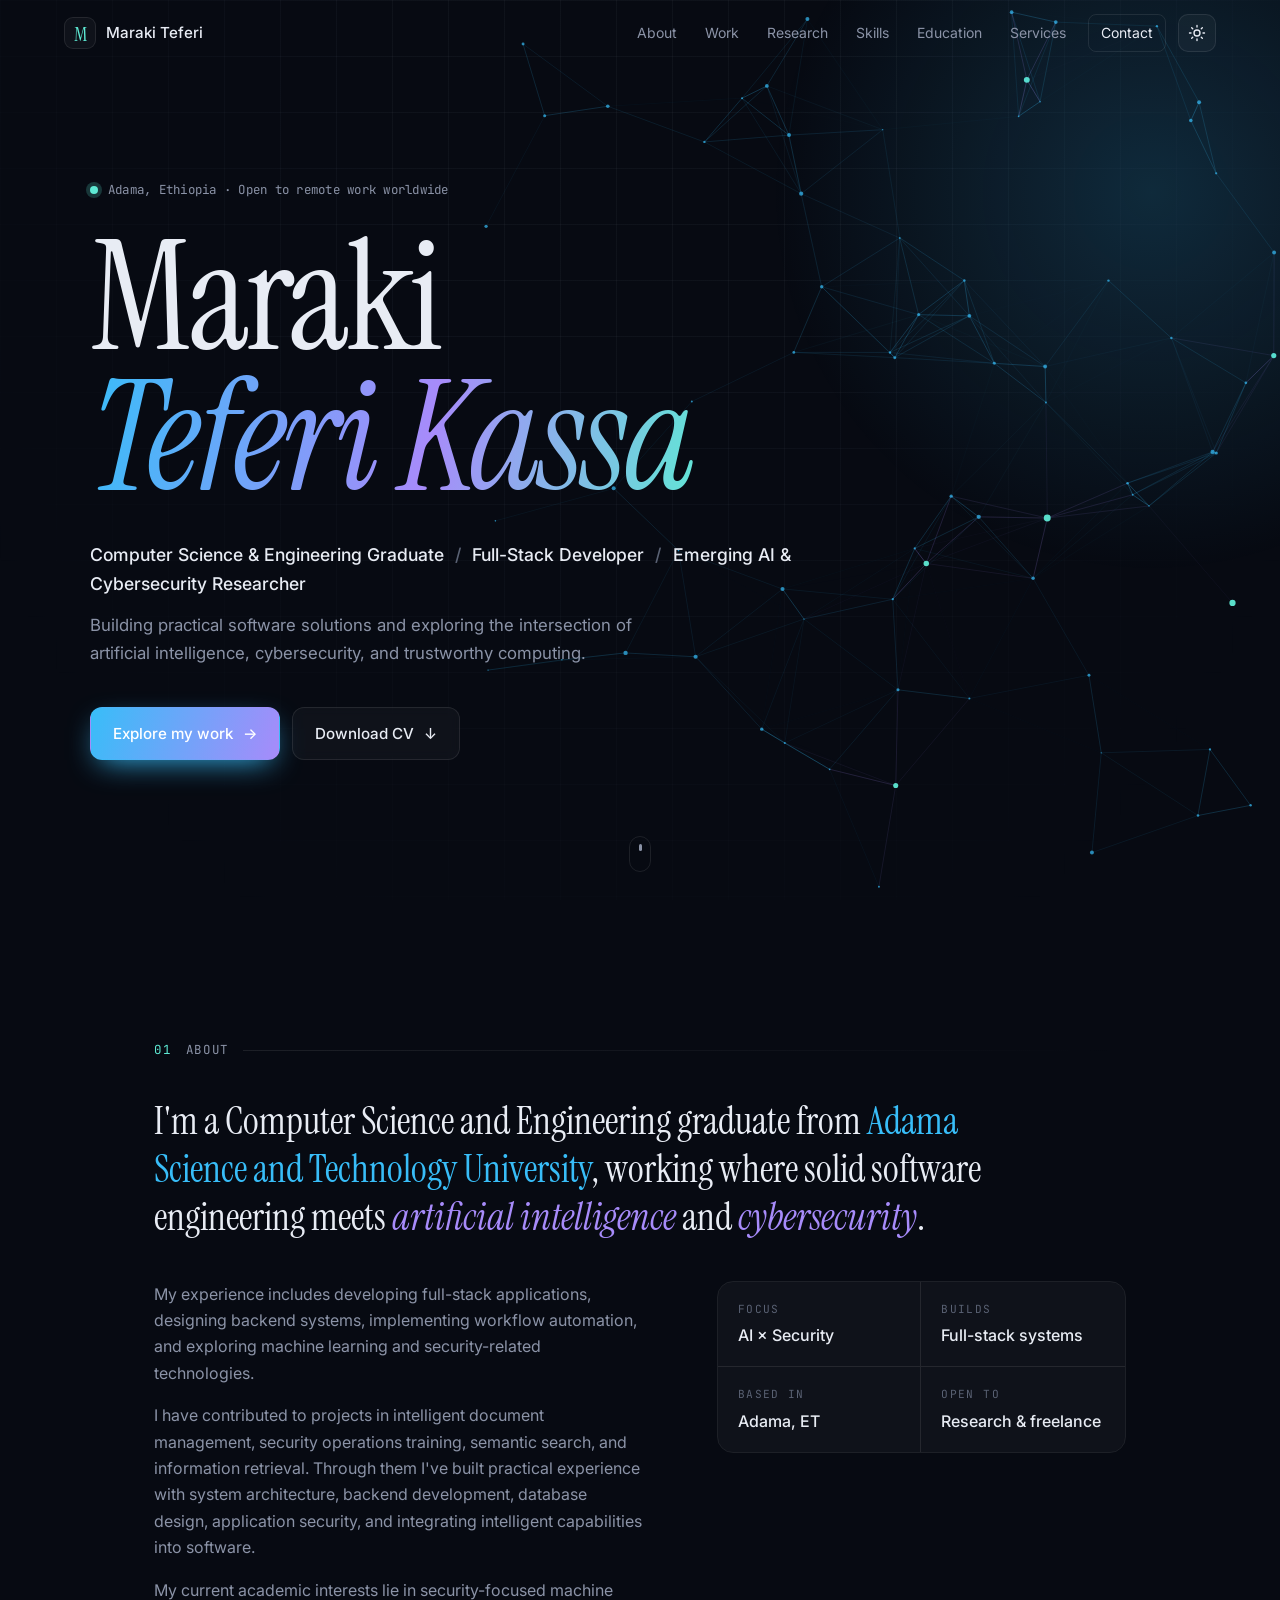
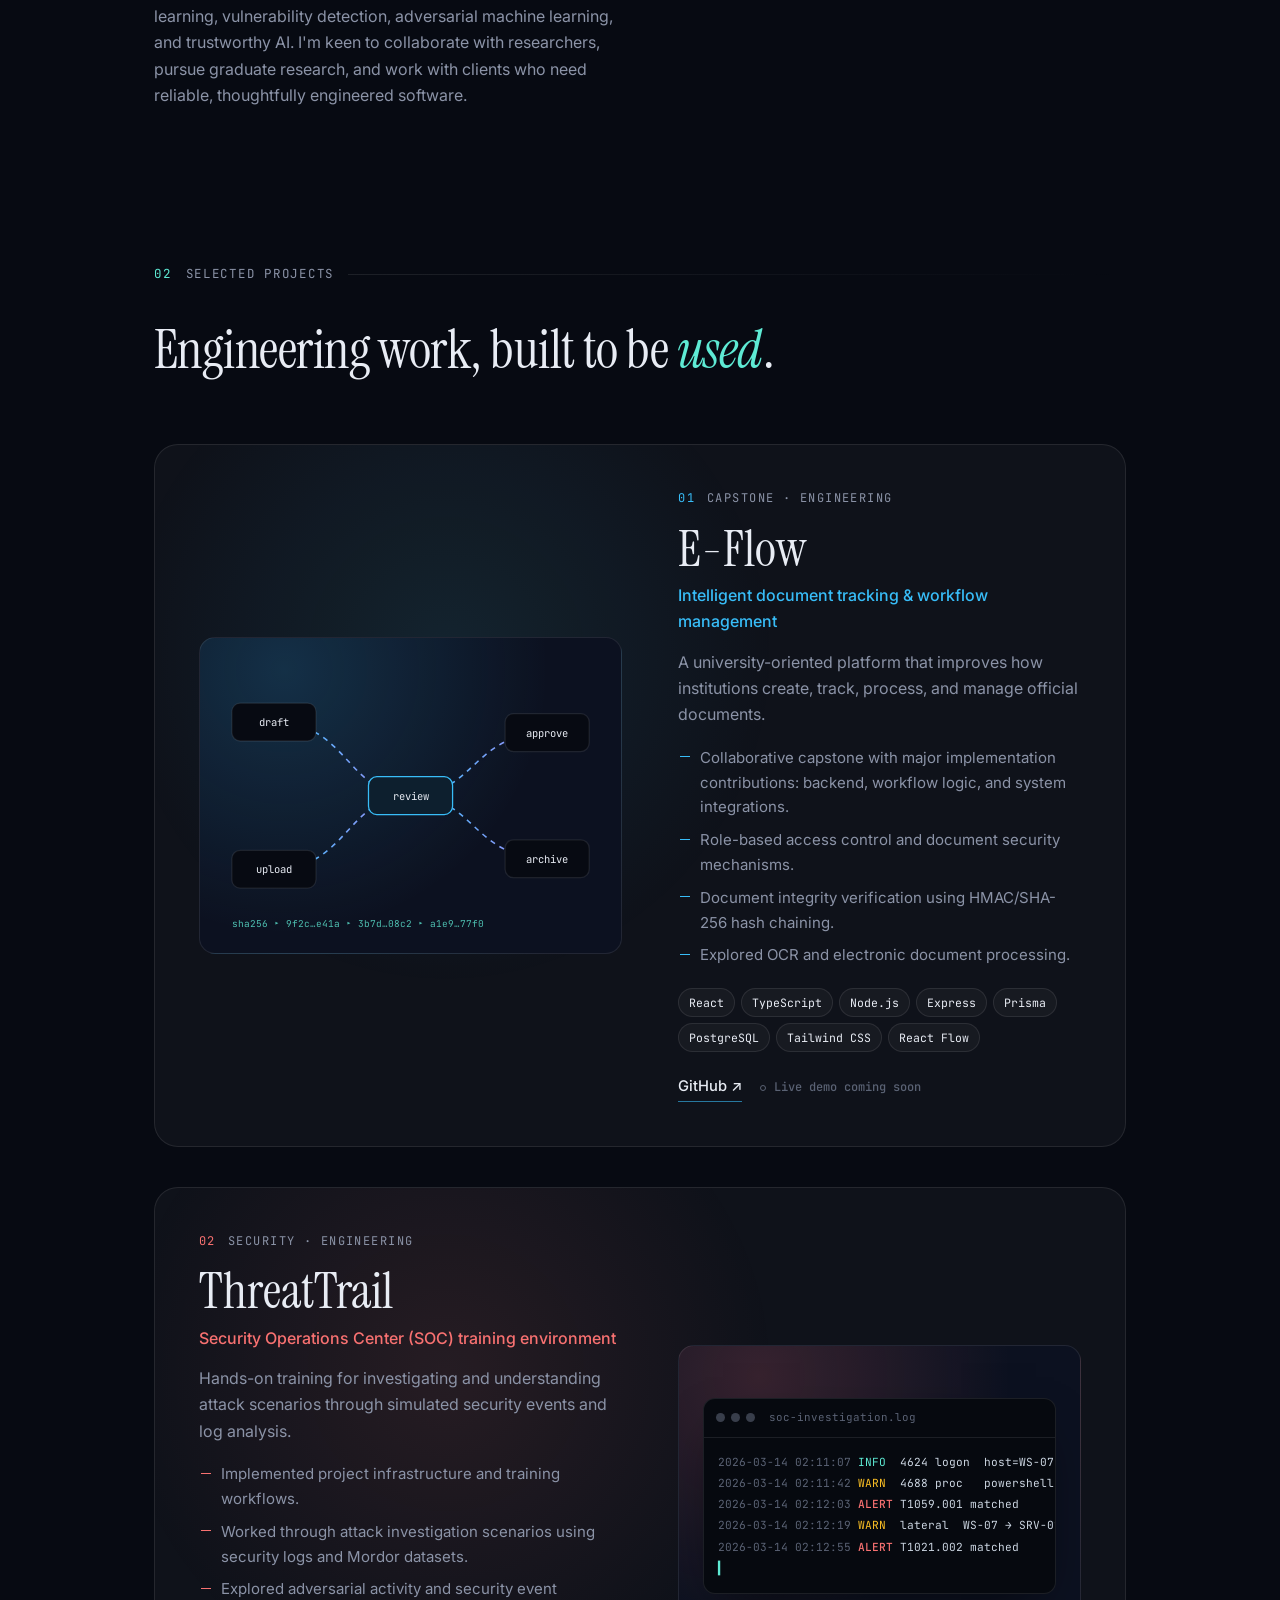
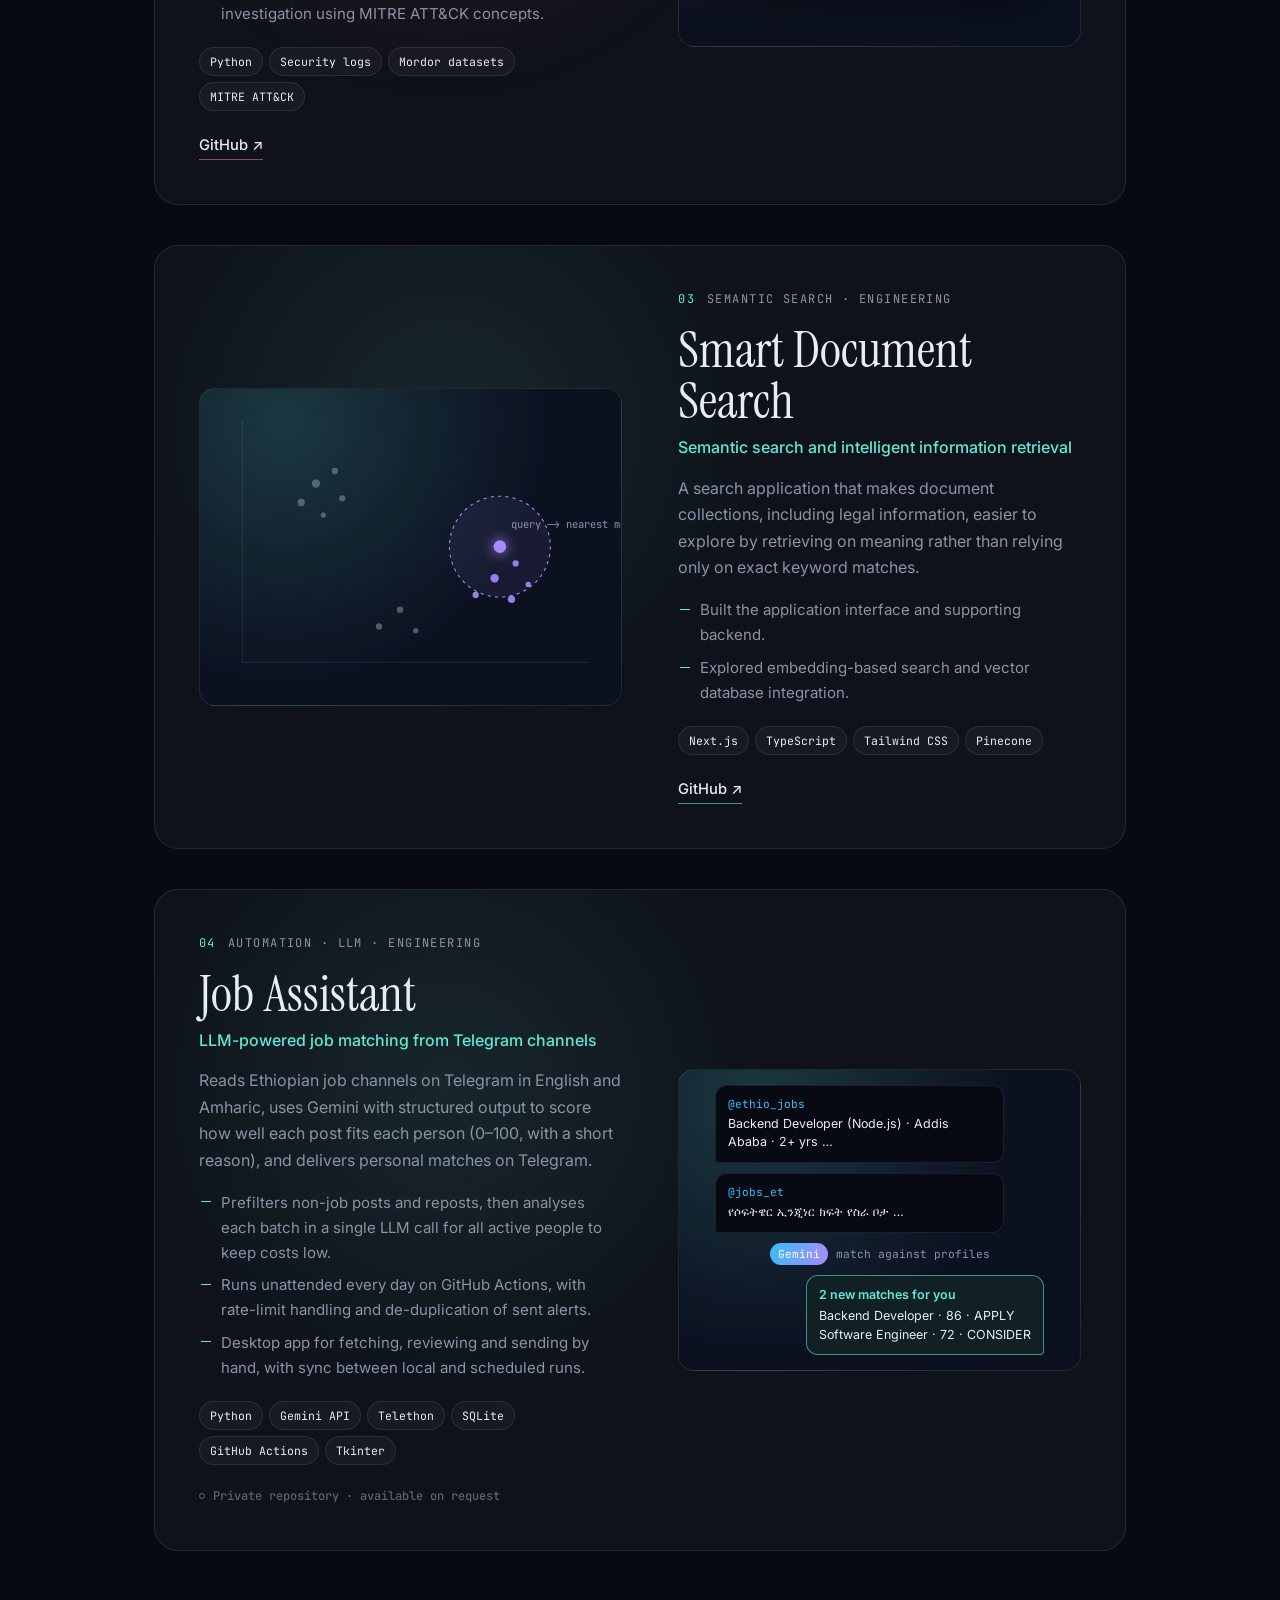
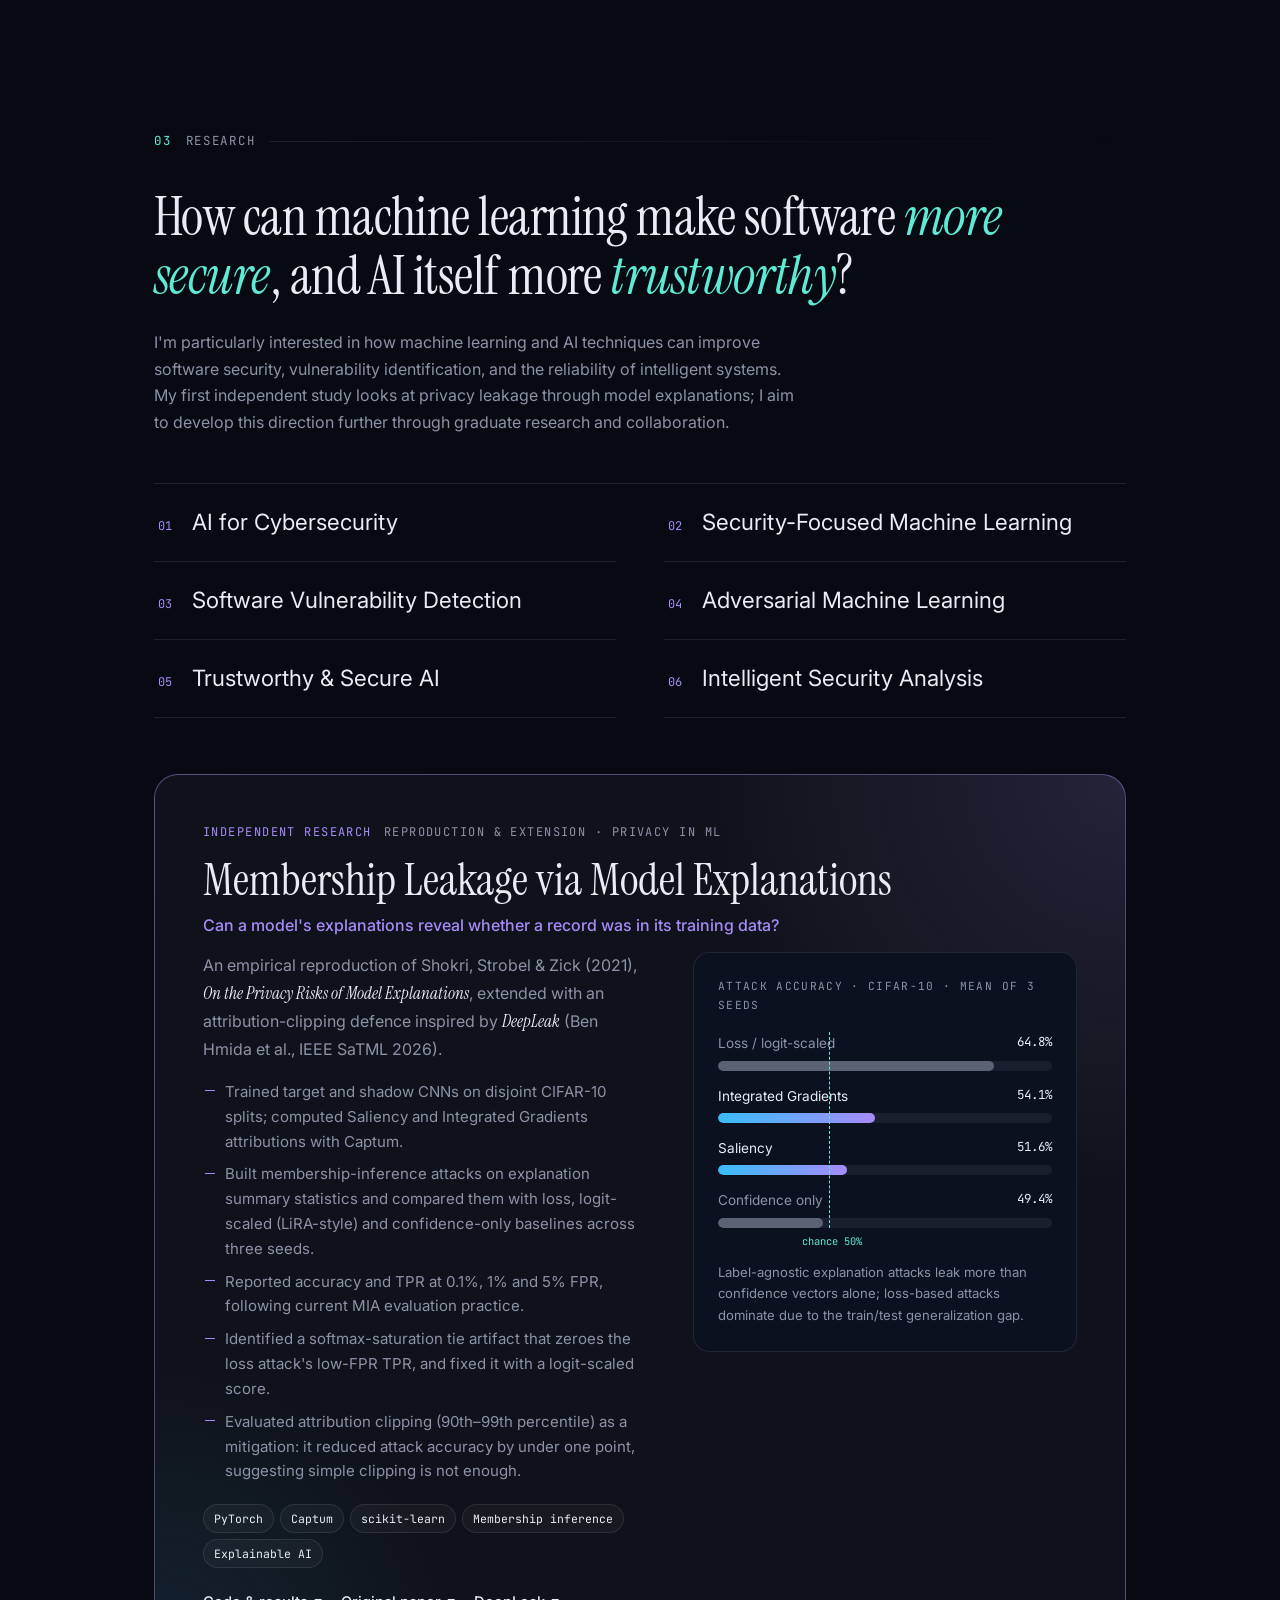
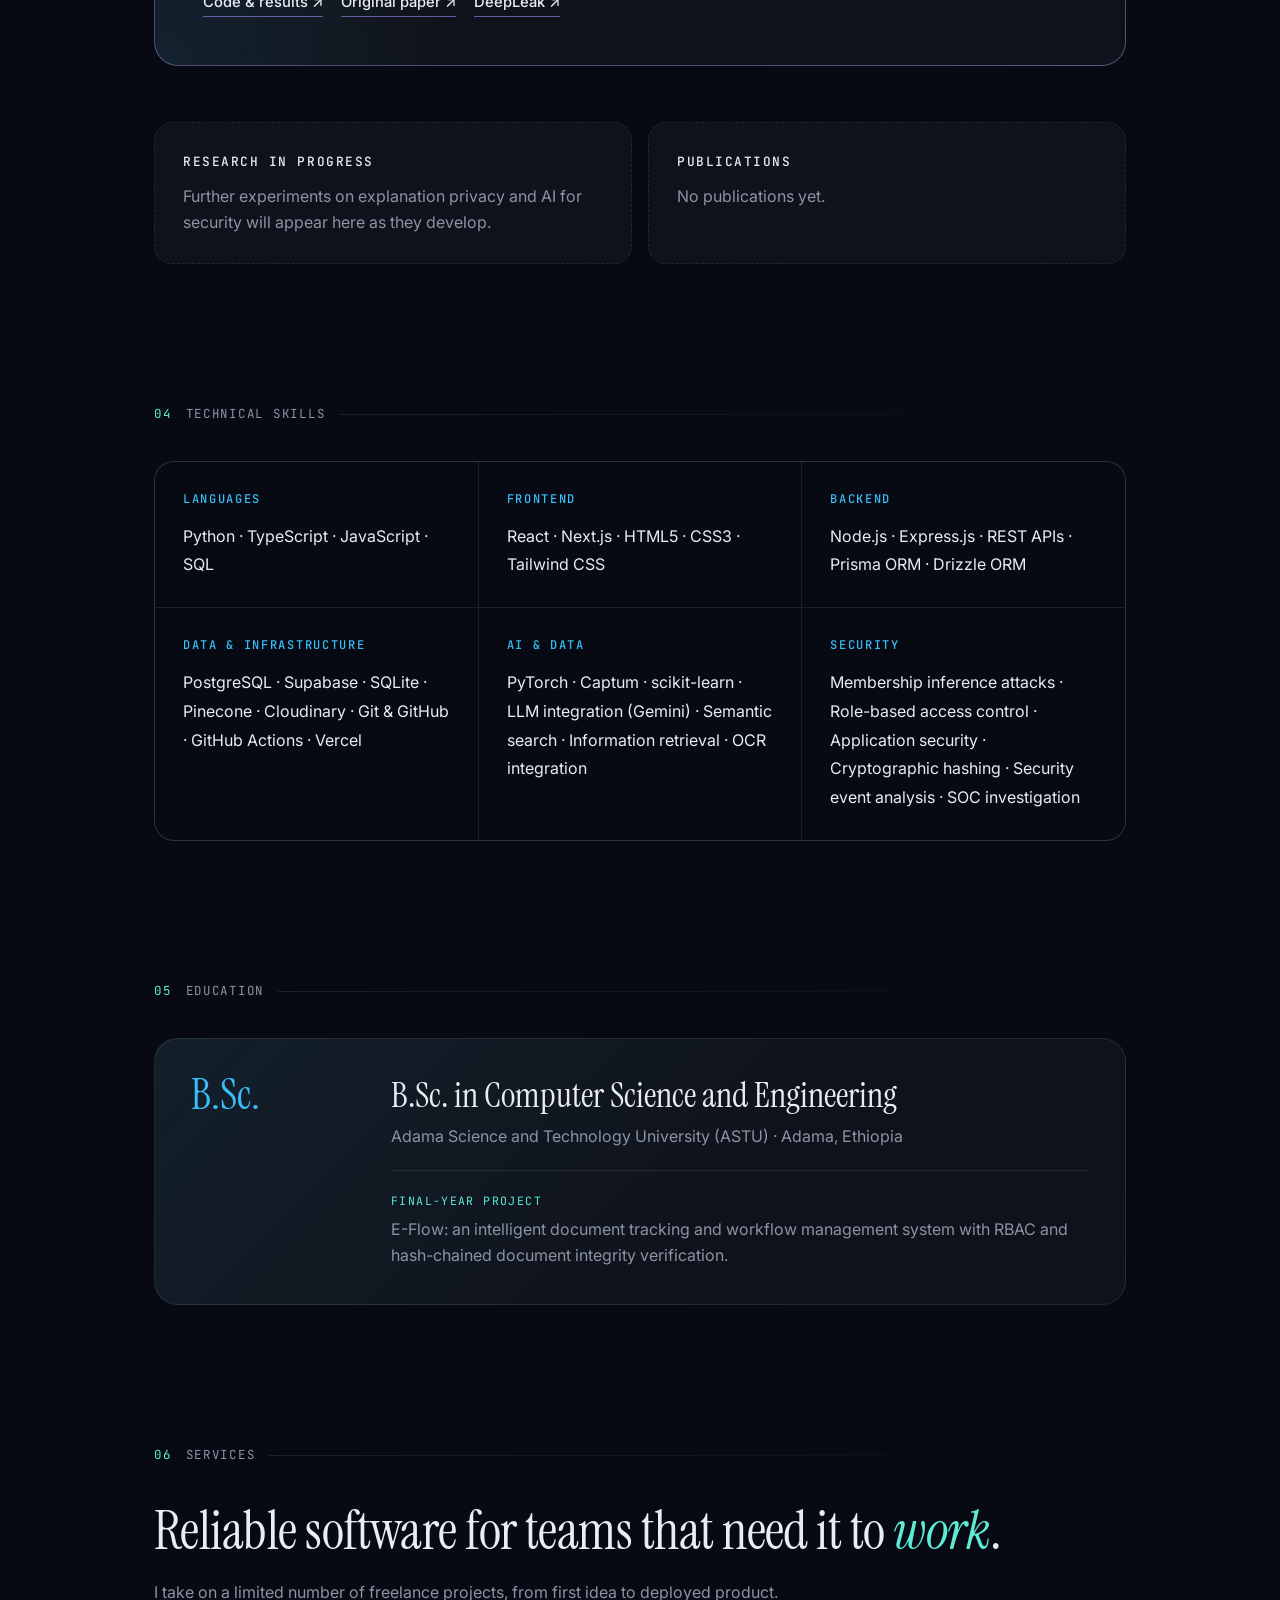
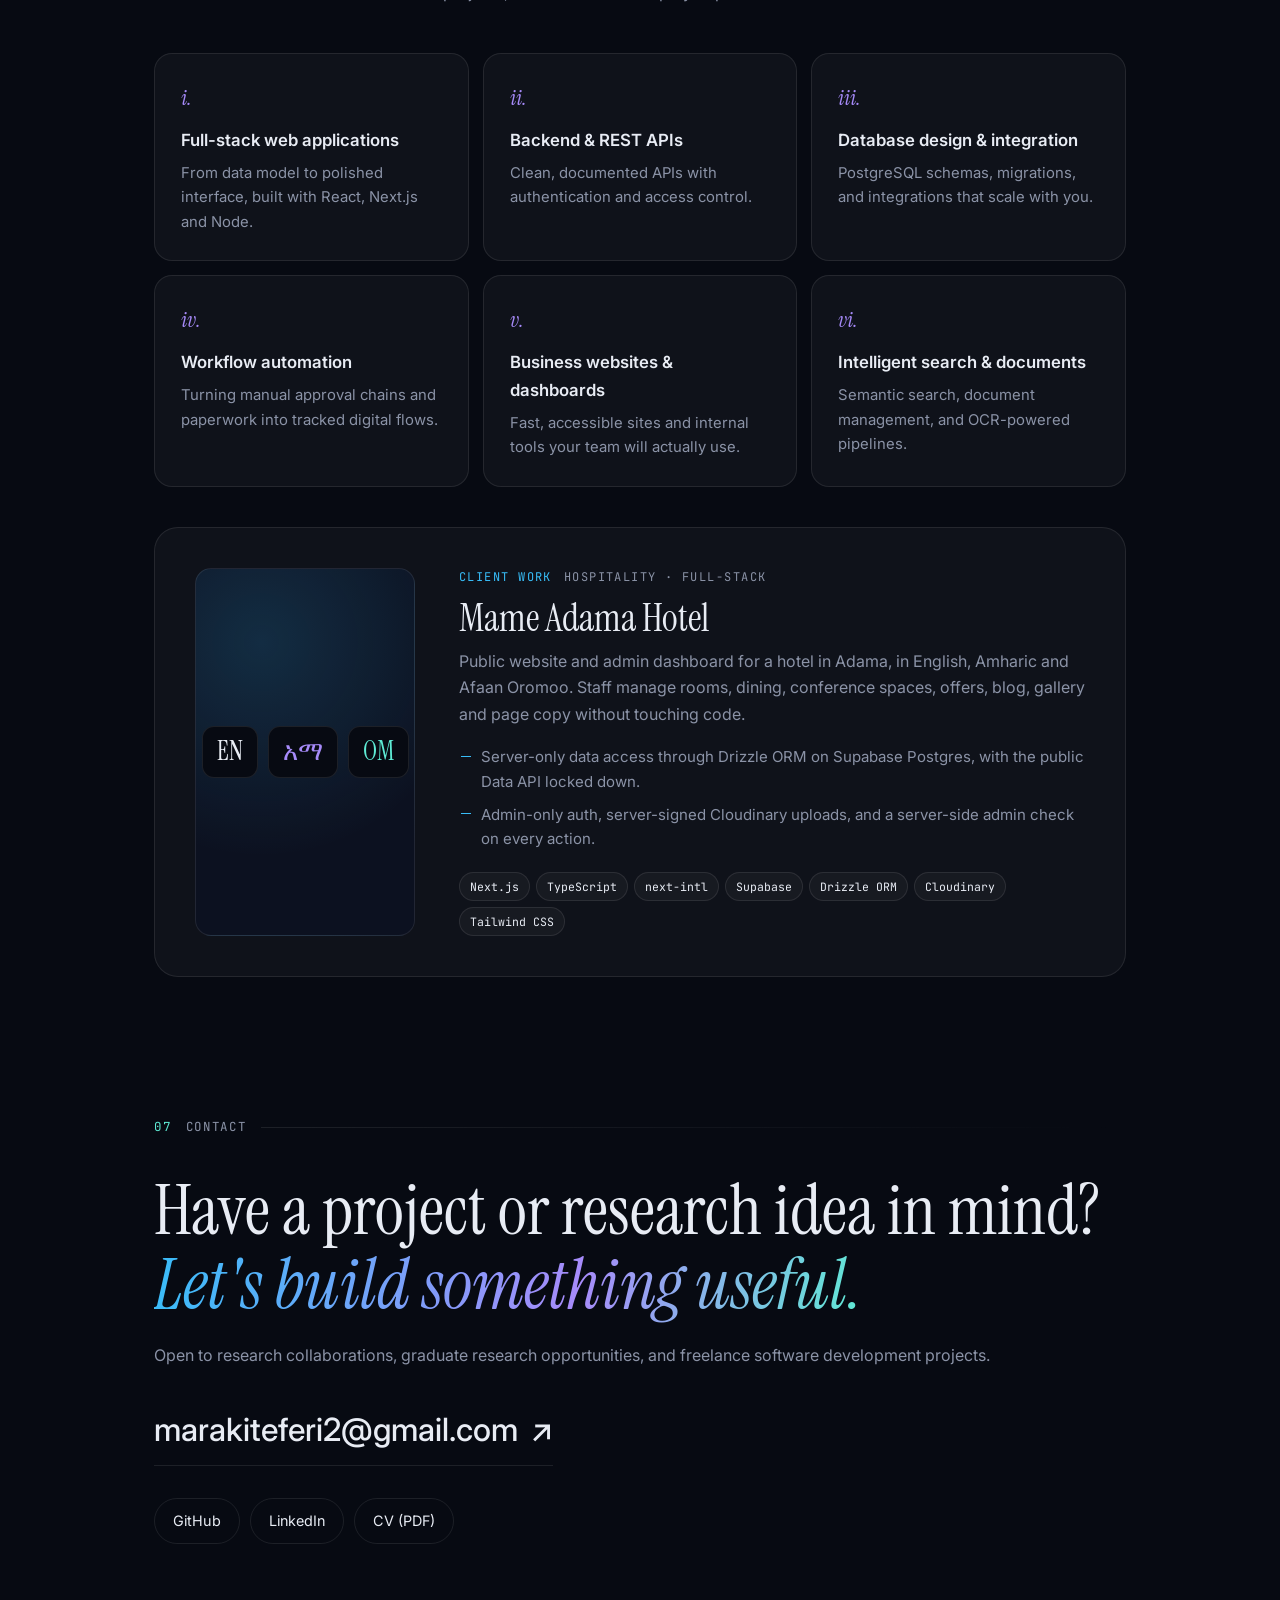
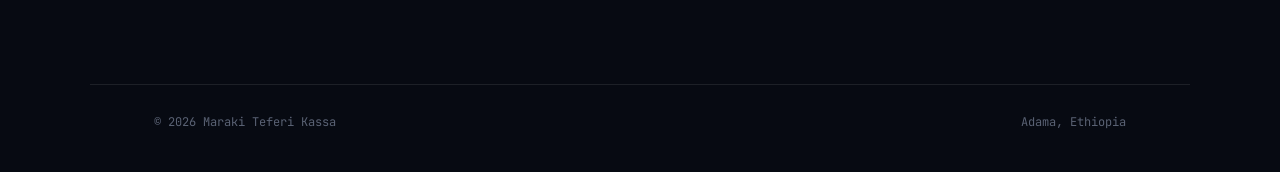
<file: index.html>
<!doctype html>
<html lang="en">
<head>
  <meta charset="utf-8">
  <meta name="viewport" content="width=device-width, initial-scale=1">
  <title>Maraki Teferi Kassa · Software Engineer &amp; Emerging AI Security Researcher</title>
  <meta name="description" content="Maraki Teferi Kassa: Computer Science & Engineering graduate (ASTU), full-stack developer, and emerging researcher in AI for cybersecurity, vulnerability detection, and trustworthy AI.">
  <meta name="author" content="Maraki Teferi Kassa">
  <meta name="theme-color" content="#070a12">
  <link rel="canonical" href="https://marakiteferi.github.io/">
  <meta property="og:type" content="website">
  <meta property="og:title" content="Maraki Teferi Kassa">
  <meta property="og:description" content="Full-stack developer and emerging researcher at the intersection of AI, cybersecurity, and trustworthy computing.">
  <meta property="og:url" content="https://marakiteferi.github.io/">
  <meta name="twitter:card" content="summary">
  <link rel="icon" href="data:image/svg+xml,%3Csvg xmlns='http://www.w3.org/2000/svg' viewBox='0 0 32 32'%3E%3Crect width='32' height='32' rx='8' fill='%23070a12'/%3E%3Ctext x='16' y='22' font-family='Georgia,serif' font-size='17' text-anchor='middle' fill='%235eead4'%3EM%3C/text%3E%3C/svg%3E">
  <link rel="preconnect" href="https://fonts.googleapis.com">
  <link rel="preconnect" href="https://fonts.gstatic.com" crossorigin>
  <link href="https://fonts.googleapis.com/css2?family=Instrument+Serif:ital@0;1&family=Inter:wght@400;500;600&family=JetBrains+Mono:wght@400;500&display=swap" rel="stylesheet">
  <link rel="stylesheet" href="style.css">
  <script>
    try { var t = localStorage.getItem('theme'); if (t) document.documentElement.dataset.theme = t; } catch (e) {}
  </script>
  <script type="application/ld+json">
  {
    "@context": "https://schema.org",
    "@type": "Person",
    "name": "Maraki Teferi Kassa",
    "jobTitle": "Full-Stack Developer and Emerging AI & Cybersecurity Researcher",
    "alumniOf": "Adama Science and Technology University",
    "address": { "@type": "PostalAddress", "addressLocality": "Adama", "addressCountry": "ET" },
    "email": "mailto:marakiteferi2@gmail.com",
    "url": "https://marakiteferi.github.io/",
    "sameAs": ["https://github.com/marakiteferi", "https://www.linkedin.com/in/maraki-teferi-4bb73a374/"]
  }
  </script>
</head>
<body>
  <a class="skip" href="#main">Skip to content</a>

  <header class="nav" id="nav">
    <a href="#top" class="mark" aria-label="Maraki Teferi Kassa, home">
      <span class="mark-glyph">M</span><span class="mark-text">Maraki Teferi</span>
    </a>
    <nav id="menu" aria-label="Main">
      <a href="#about">About</a>
      <a href="#work">Work</a>
      <a href="#research">Research</a>
      <a href="#skills">Skills</a>
      <a href="#education">Education</a>
      <a href="#services">Services</a>
      <a href="#contact" class="nav-cta">Contact</a>
    </nav>
    <button class="icon-btn" id="theme-toggle" aria-label="Switch colour theme">
      <svg class="i-sun" viewBox="0 0 24 24" aria-hidden="true"><circle cx="12" cy="12" r="4"/><path d="M12 2v2M12 20v2M4.9 4.9l1.4 1.4M17.7 17.7l1.4 1.4M2 12h2M20 12h2M4.9 19.1l1.4-1.4M17.7 6.3l1.4-1.4"/></svg>
      <svg class="i-moon" viewBox="0 0 24 24" aria-hidden="true"><path d="M21 12.8A9 9 0 1 1 11.2 3a7 7 0 0 0 9.8 9.8z"/></svg>
    </button>
    <button class="icon-btn menu-btn" id="menu-toggle" aria-label="Open menu" aria-expanded="false" aria-controls="menu">
      <span></span><span></span>
    </button>
  </header>

  <main id="main">
    <!-- ============ HERO ============ -->
    <section class="hero" id="top">
      <canvas id="net" aria-hidden="true"></canvas>
      <div class="hero-inner">
        <p class="kicker"><span class="dot"></span>Adama, Ethiopia · Open to remote work worldwide</p>
        <h1 class="name">Maraki<br><em>Teferi Kassa</em></h1>
        <p class="headline">Computer Science &amp; Engineering Graduate <span>/</span> Full-Stack Developer <span>/</span> Emerging AI &amp; Cybersecurity Researcher</p>
        <p class="pitch">Building practical software solutions and exploring the intersection of artificial intelligence, cybersecurity, and trustworthy computing.</p>
        <div class="actions">
          <a class="btn btn-primary" href="#work">Explore my work <span aria-hidden="true">→</span></a>
          <a class="btn" href="cv/Maraki-Teferi-Kassa-CV.pdf" download>Download CV <span aria-hidden="true">↓</span></a>
        </div>
      </div>
      <a class="scroll-cue" href="#about" aria-label="Scroll to About"><span></span></a>
    </section>

    <!-- ============ ABOUT ============ -->
    <section class="section" id="about">
      <div class="label reveal"><span>01</span>About</div>
      <div class="about-grid">
        <p class="lead reveal">I'm a Computer Science and Engineering graduate from <strong>Adama Science and Technology University</strong>, working where solid software engineering meets <em>artificial intelligence</em> and <em>cybersecurity</em>.</p>
        <div class="about-body reveal">
          <p>My experience includes developing full-stack applications, designing backend systems, implementing workflow automation, and exploring machine learning and security-related technologies.</p>
          <p>I have contributed to projects in intelligent document management, security operations training, semantic search, and information retrieval. Through them I've built practical experience with system architecture, backend development, database design, application security, and integrating intelligent capabilities into software.</p>
          <p>My current academic interests lie in security-focused machine learning, vulnerability detection, adversarial machine learning, and trustworthy AI. I'm keen to collaborate with researchers, pursue graduate research, and work with clients who need reliable, thoughtfully engineered software.</p>
        </div>
        <dl class="facts reveal">
          <div><dt>Focus</dt><dd>AI × Security</dd></div>
          <div><dt>Builds</dt><dd>Full-stack systems</dd></div>
          <div><dt>Based in</dt><dd>Adama, ET</dd></div>
          <div><dt>Open to</dt><dd>Research &amp; freelance</dd></div>
        </dl>
      </div>
    </section>

    <!-- ============ PROJECTS ============ -->
    <section class="section" id="work">
      <div class="label reveal"><span>02</span>Selected Projects</div>
      <h2 class="section-title reveal">Engineering work, built to be <em>used</em>.</h2>

      <!-- E-Flow -->
      <article class="project p-eflow reveal">
        <div class="project-visual" aria-hidden="true">
          <svg viewBox="0 0 400 300">
            <defs><linearGradient id="g1" x1="0" x2="1"><stop offset="0" stop-color="var(--a1)"/><stop offset="1" stop-color="var(--a2)"/></linearGradient></defs>
            <g class="flow-edges" fill="none" stroke="url(#g1)" stroke-width="1.5">
              <path d="M70 80 C140 80 140 150 200 150"/><path d="M70 220 C140 220 140 150 200 150"/>
              <path d="M200 150 C260 150 260 90 330 90"/><path d="M200 150 C260 150 260 210 330 210"/>
            </g>
            <g class="flow-nodes">
              <rect x="30" y="62" width="80" height="36" rx="8"/><rect x="30" y="202" width="80" height="36" rx="8"/>
              <rect x="160" y="132" width="80" height="36" rx="8" class="hot"/>
              <rect x="290" y="72" width="80" height="36" rx="8"/><rect x="290" y="192" width="80" height="36" rx="8"/>
            </g>
            <g class="flow-text" font-family="JetBrains Mono, monospace" font-size="10" text-anchor="middle">
              <text x="70" y="84">draft</text><text x="70" y="224">upload</text><text x="200" y="154">review</text>
              <text x="330" y="94">approve</text><text x="330" y="214">archive</text>
            </g>
            <g class="hash" font-family="JetBrains Mono, monospace" font-size="9">
              <text x="30" y="275">sha256 ▸ 9f2c…e41a ▸ 3b7d…08c2 ▸ a1e9…77f0</text>
            </g>
          </svg>
        </div>
        <div class="project-body">
          <p class="meta"><span class="num">01</span> Capstone · Engineering</p>
          <h3>E-Flow</h3>
          <p class="sub">Intelligent document tracking &amp; workflow management</p>
          <p>A university-oriented platform that improves how institutions create, track, process, and manage official documents.</p>
          <ul class="points">
            <li>Collaborative capstone with major implementation contributions: backend, workflow logic, and system integrations.</li>
            <li>Role-based access control and document security mechanisms.</li>
            <li>Document integrity verification using HMAC/SHA-256 hash chaining.</li>
            <li>Explored OCR and electronic document processing.</li>
          </ul>
          <ul class="tags"><li>React</li><li>TypeScript</li><li>Node.js</li><li>Express</li><li>Prisma</li><li>PostgreSQL</li><li>Tailwind CSS</li><li>React Flow</li></ul>
          <div class="links">
            <a href="https://github.com/marakiteferi/eflow-system-v2" target="_blank" rel="noopener">GitHub ↗</a>
            <span class="pending">Live demo coming soon</span>
          </div>
        </div>
      </article>

      <!-- ThreatTrail -->
      <article class="project p-threat flip reveal">
        <div class="project-visual" aria-hidden="true">
          <div class="term">
            <div class="term-bar"><i></i><i></i><i></i><span>soc-investigation.log</span></div>
            <pre><span class="t-dim">2026-03-14 02:11:07</span> <span class="t-ok">INFO</span>  4624 logon  host=WS-07
<span class="t-dim">2026-03-14 02:11:42</span> <span class="t-warn">WARN</span>  4688 proc   powershell -enc …
<span class="t-dim">2026-03-14 02:12:03</span> <span class="t-bad">ALERT</span> T1059.001 matched
<span class="t-dim">2026-03-14 02:12:19</span> <span class="t-warn">WARN</span>  lateral  WS-07 → SRV-02
<span class="t-dim">2026-03-14 02:12:55</span> <span class="t-bad">ALERT</span> T1021.002 matched
<span class="t-cur">▍</span></pre>
          </div>
        </div>
        <div class="project-body">
          <p class="meta"><span class="num">02</span> Security · Engineering</p>
          <h3>ThreatTrail</h3>
          <p class="sub">Security Operations Center (SOC) training environment</p>
          <p>Hands-on training for investigating and understanding attack scenarios through simulated security events and log analysis.</p>
          <ul class="points">
            <li>Implemented project infrastructure and training workflows.</li>
            <li>Worked through attack investigation scenarios using security logs and Mordor datasets.</li>
            <li>Explored adversarial activity and security event investigation using MITRE ATT&amp;CK concepts.</li>
          </ul>
          <ul class="tags"><li>Python</li><li>Security logs</li><li>Mordor datasets</li><li>MITRE ATT&amp;CK</li></ul>
          <div class="links">
            <a href="https://github.com/marakiteferi/threat-trail" target="_blank" rel="noopener">GitHub ↗</a>
          </div>
        </div>
      </article>

      <!-- Smart Document Search -->
      <article class="project p-docs reveal">
        <div class="project-visual" aria-hidden="true">
          <svg viewBox="0 0 400 300">
            <g class="axes" stroke-width="1"><path d="M40 260 H370 M40 260 V30"/></g>
            <g class="cluster c1"><circle cx="110" cy="90" r="4"/><circle cx="128" cy="78" r="3"/><circle cx="96" cy="108" r="3.5"/><circle cx="135" cy="104" r="3"/><circle cx="117" cy="120" r="2.5"/></g>
            <g class="cluster c2"><circle cx="280" cy="180" r="4"/><circle cx="300" cy="166" r="3"/><circle cx="262" cy="196" r="3"/><circle cx="296" cy="200" r="3.5"/><circle cx="312" cy="186" r="2.5"/></g>
            <g class="cluster c3"><circle cx="190" cy="210" r="3"/><circle cx="170" cy="226" r="3"/><circle cx="205" cy="230" r="2.5"/></g>
            <circle class="query" cx="285" cy="150" r="6"/>
            <circle class="radius" cx="285" cy="150" r="48"/>
            <text x="296" y="132" font-family="JetBrains Mono, monospace" font-size="10" class="qlabel">query ⟶ nearest meaning</text>
          </svg>
        </div>
        <div class="project-body">
          <p class="meta"><span class="num">03</span> Semantic Search · Engineering</p>
          <h3>Smart Document Search</h3>
          <p class="sub">Semantic search and intelligent information retrieval</p>
          <p>A search application that makes document collections, including legal information, easier to explore by retrieving on meaning rather than relying only on exact keyword matches.</p>
          <ul class="points">
            <li>Built the application interface and supporting backend.</li>
            <li>Explored embedding-based search and vector database integration.</li>
          </ul>
          <ul class="tags"><li>Next.js</li><li>TypeScript</li><li>Tailwind CSS</li><li>Pinecone</li></ul>
          <div class="links">
            <a href="https://github.com/marakiteferi/smart-document-search-application" target="_blank" rel="noopener">GitHub ↗</a>
          </div>
        </div>
      </article>


      <!-- Job Assistant -->
      <article class="project p-job flip reveal">
        <div class="project-visual" aria-hidden="true">
          <div class="chat">
            <div class="msg in"><span class="ch">@ethio_jobs</span>Backend Developer (Node.js) · Addis Ababa · 2+ yrs …</div>
            <div class="msg in am"><span class="ch">@jobs_et</span>የሶፍትዌር ኢንጂነር ክፍት የስራ ቦታ …</div>
            <div class="ai"><span>Gemini</span> match against profiles</div>
            <div class="msg out"><b>2 new matches for you</b>Backend Developer · 86 · APPLY<br>Software Engineer · 72 · CONSIDER</div>
          </div>
        </div>
        <div class="project-body">
          <p class="meta"><span class="num">04</span> Automation · LLM · Engineering</p>
          <h3>Job Assistant</h3>
          <p class="sub">LLM-powered job matching from Telegram channels</p>
          <p>Reads Ethiopian job channels on Telegram in English and Amharic, uses Gemini with structured output to score how well each post fits each person (0–100, with a short reason), and delivers personal matches on Telegram.</p>
          <ul class="points">
            <li>Prefilters non-job posts and reposts, then analyses each batch in a single LLM call for all active people to keep costs low.</li>
            <li>Runs unattended every day on GitHub Actions, with rate-limit handling and de-duplication of sent alerts.</li>
            <li>Desktop app for fetching, reviewing and sending by hand, with sync between local and scheduled runs.</li>
          </ul>
          <ul class="tags"><li>Python</li><li>Gemini API</li><li>Telethon</li><li>SQLite</li><li>GitHub Actions</li><li>Tkinter</li></ul>
          <div class="links">
            <span class="pending">Private repository · available on request</span>
          </div>
        </div>
      </article>
    </section>

    <!-- ============ RESEARCH ============ -->
    <section class="section" id="research">
      <div class="label reveal"><span>03</span>Research</div>
      <div class="research-head">
        <h2 class="section-title reveal">How can machine learning make software <em>more secure</em>, and AI itself more <em>trustworthy</em>?</h2>
        <p class="reveal muted">I'm particularly interested in how machine learning and AI techniques can improve software security, vulnerability identification, and the reliability of intelligent systems. My first independent study looks at privacy leakage through model explanations; I aim to develop this direction further through graduate research and collaboration.</p>
      </div>
      <ol class="interests reveal">
        <li><span>AI for Cybersecurity</span></li>
        <li><span>Security-Focused Machine Learning</span></li>
        <li><span>Software Vulnerability Detection</span></li>
        <li><span>Adversarial Machine Learning</span></li>
        <li><span>Trustworthy &amp; Secure AI</span></li>
        <li><span>Intelligent Security Analysis</span></li>
      </ol>

      <article class="rfeature reveal" id="deepleak">
        <div class="rf-head">
          <p class="meta"><span class="num">Independent research</span> Reproduction &amp; extension · Privacy in ML</p>
          <h3>Membership Leakage via Model Explanations</h3>
          <p class="sub">Can a model's explanations reveal whether a record was in its training data?</p>
        </div>
        <div class="rf-grid">
          <div class="rf-text">
            <p>An empirical reproduction of Shokri, Strobel &amp; Zick (2021), <em>On the Privacy Risks of Model Explanations</em>, extended with an attribution-clipping defence inspired by <em>DeepLeak</em> (Ben Hmida et al., IEEE SaTML 2026).</p>
            <ul class="points">
              <li>Trained target and shadow CNNs on disjoint CIFAR-10 splits; computed Saliency and Integrated Gradients attributions with Captum.</li>
              <li>Built membership-inference attacks on explanation summary statistics and compared them with loss, logit-scaled (LiRA-style) and confidence-only baselines across three seeds.</li>
              <li>Reported accuracy and TPR at 0.1%, 1% and 5% FPR, following current MIA evaluation practice.</li>
              <li>Identified a softmax-saturation tie artifact that zeroes the loss attack's low-FPR TPR, and fixed it with a logit-scaled score.</li>
              <li>Evaluated attribution clipping (90th–99th percentile) as a mitigation: it reduced attack accuracy by under one point, suggesting simple clipping is not enough.</li>
            </ul>
            <ul class="tags"><li>PyTorch</li><li>Captum</li><li>scikit-learn</li><li>Membership inference</li><li>Explainable AI</li></ul>
            <div class="links">
              <a href="https://github.com/marakiteferi/Deep_leak" target="_blank" rel="noopener">Code &amp; results ↗</a>
              <a href="https://arxiv.org/abs/1907.00164" target="_blank" rel="noopener">Original paper ↗</a>
              <a href="https://arxiv.org/abs/2601.03429" target="_blank" rel="noopener">DeepLeak ↗</a>
            </div>
          </div>
          <figure class="rf-chart" aria-label="Attack accuracy, mean of three seeds">
            <figcaption>Attack accuracy · CIFAR-10 · mean of 3 seeds</figcaption>
            <div class="bars">
              <div class="bar"><span class="b-label">Loss / logit-scaled</span><span class="b-track"><span class="b-fill" style="--v:64.76"></span></span><span class="b-val">64.8%</span></div>
              <div class="bar hot"><span class="b-label">Integrated Gradients</span><span class="b-track"><span class="b-fill" style="--v:54.07"></span></span><span class="b-val">54.1%</span></div>
              <div class="bar hot"><span class="b-label">Saliency</span><span class="b-track"><span class="b-fill" style="--v:51.61"></span></span><span class="b-val">51.6%</span></div>
              <div class="bar"><span class="b-label">Confidence only</span><span class="b-track"><span class="b-fill" style="--v:49.43"></span></span><span class="b-val">49.4%</span></div>
              <div class="chance" aria-hidden="true"><span>chance 50%</span></div>
            </div>
            <p class="rf-note">Label-agnostic explanation attacks leak more than confidence vectors alone; loss-based attacks dominate due to the train/test generalization gap.</p>
          </figure>
        </div>
      </article>

      <div class="pubs reveal" id="publications">
        <div class="pubs-col">
          <h3>Research in progress</h3>
          <p class="muted">Further experiments on explanation privacy and AI for security will appear here as they develop.</p>
          <!-- Add entries like:
          <article class="pub"><p class="pub-meta">2027 · Preprint</p><h4>Title</h4><p>One-line summary.</p><a href="#">PDF ↗</a></article> -->
        </div>
        <div class="pubs-col">
          <h3>Publications</h3>
          <p class="muted">No publications yet.</p>
        </div>
      </div>
    </section>

    <!-- ============ SKILLS ============ -->
    <section class="section" id="skills">
      <div class="label reveal"><span>04</span>Technical Skills</div>
      <div class="skills">
        <div class="skill-group reveal"><h3>Languages</h3><p>Python · TypeScript · JavaScript · SQL</p></div>
        <div class="skill-group reveal"><h3>Frontend</h3><p>React · Next.js · HTML5 · CSS3 · Tailwind CSS</p></div>
        <div class="skill-group reveal"><h3>Backend</h3><p>Node.js · Express.js · REST APIs · Prisma ORM · Drizzle ORM</p></div>
        <div class="skill-group reveal"><h3>Data &amp; Infrastructure</h3><p>PostgreSQL · Supabase · SQLite · Pinecone · Cloudinary · Git &amp; GitHub · GitHub Actions · Vercel</p></div>
        <div class="skill-group reveal"><h3>AI &amp; Data</h3><p>PyTorch · Captum · scikit-learn · LLM integration (Gemini) · Semantic search · Information retrieval · OCR integration</p></div>
        <div class="skill-group reveal"><h3>Security</h3><p>Membership inference attacks · Role-based access control · Application security · Cryptographic hashing · Security event analysis · SOC investigation</p></div>
      </div>
    </section>

    <!-- ============ EDUCATION ============ -->
    <section class="section" id="education">
      <div class="label reveal"><span>05</span>Education</div>
      <div class="edu reveal">
        <div class="edu-years">
          <!-- TODO: replace with real years, e.g. 2020 – 2025 -->
          <span>B.Sc.</span>
        </div>
        <div class="edu-main">
          <h3>B.Sc. in Computer Science and Engineering</h3>
          <p class="edu-school">Adama Science and Technology University (ASTU) · Adama, Ethiopia</p>
          <p class="edu-note"><span>Final-year project</span> E-Flow: an intelligent document tracking and workflow management system with RBAC and hash-chained document integrity verification.</p>
        </div>
      </div>
    </section>

    <!-- ============ SERVICES ============ -->
    <section class="section" id="services">
      <div class="label reveal"><span>06</span>Services</div>
      <div class="services-head">
        <h2 class="section-title reveal">Reliable software for teams that need it to <em>work</em>.</h2>
        <p class="muted reveal">I take on a limited number of freelance projects, from first idea to deployed product.</p>
      </div>
      <ul class="services">
        <li class="reveal"><span class="s-num">i.</span><h3>Full-stack web applications</h3><p>From data model to polished interface, built with React, Next.js and Node.</p></li>
        <li class="reveal"><span class="s-num">ii.</span><h3>Backend &amp; REST APIs</h3><p>Clean, documented APIs with authentication and access control.</p></li>
        <li class="reveal"><span class="s-num">iii.</span><h3>Database design &amp; integration</h3><p>PostgreSQL schemas, migrations, and integrations that scale with you.</p></li>
        <li class="reveal"><span class="s-num">iv.</span><h3>Workflow automation</h3><p>Turning manual approval chains and paperwork into tracked digital flows.</p></li>
        <li class="reveal"><span class="s-num">v.</span><h3>Business websites &amp; dashboards</h3><p>Fast, accessible sites and internal tools your team will actually use.</p></li>
        <li class="reveal"><span class="s-num">vi.</span><h3>Intelligent search &amp; documents</h3><p>Semantic search, document management, and OCR-powered pipelines.</p></li>
      </ul>

      <article class="client reveal">
        <div class="client-visual" aria-hidden="true">
          <span>EN</span><span>አማ</span><span>OM</span>
        </div>
        <div class="client-body">
          <p class="meta"><span class="num">Client work</span> Hospitality · Full-stack</p>
          <h3>Mame Adama Hotel</h3>
          <p>Public website and admin dashboard for a hotel in Adama, in English, Amharic and Afaan Oromoo. Staff manage rooms, dining, conference spaces, offers, blog, gallery and page copy without touching code.</p>
          <ul class="points">
            <li>Server-only data access through Drizzle ORM on Supabase Postgres, with the public Data API locked down.</li>
            <li>Admin-only auth, server-signed Cloudinary uploads, and a server-side admin check on every action.</li>
          </ul>
          <ul class="tags"><li>Next.js</li><li>TypeScript</li><li>next-intl</li><li>Supabase</li><li>Drizzle ORM</li><li>Cloudinary</li><li>Tailwind CSS</li></ul>
        </div>
      </article>
    </section>

    <!-- ============ CONTACT ============ -->
    <section class="section contact" id="contact">
      <div class="label reveal"><span>07</span>Contact</div>
      <h2 class="contact-title reveal">Have a project or research idea in mind?<br><em>Let's build something useful.</em></h2>
      <p class="muted reveal">Open to research collaborations, graduate research opportunities, and freelance software development projects.</p>
      <a class="email reveal" href="mailto:marakiteferi2@gmail.com">marakiteferi2@gmail.com <span aria-hidden="true">↗</span></a>
      <div class="socials reveal">
        <a href="https://github.com/marakiteferi" target="_blank" rel="noopener">GitHub</a>
        <a href="https://www.linkedin.com/in/maraki-teferi-4bb73a374/" target="_blank" rel="noopener">LinkedIn</a>
        <a href="cv/Maraki-Teferi-Kassa-CV.pdf" download>CV (PDF)</a>
      </div>
    </section>
  </main>

  <footer class="footer">
    <span>© <span id="year">2026</span> Maraki Teferi Kassa</span>
    <span>Adama, Ethiopia</span>
  </footer>

  <script src="main.js" defer></script>
</body>
</html>
</file>
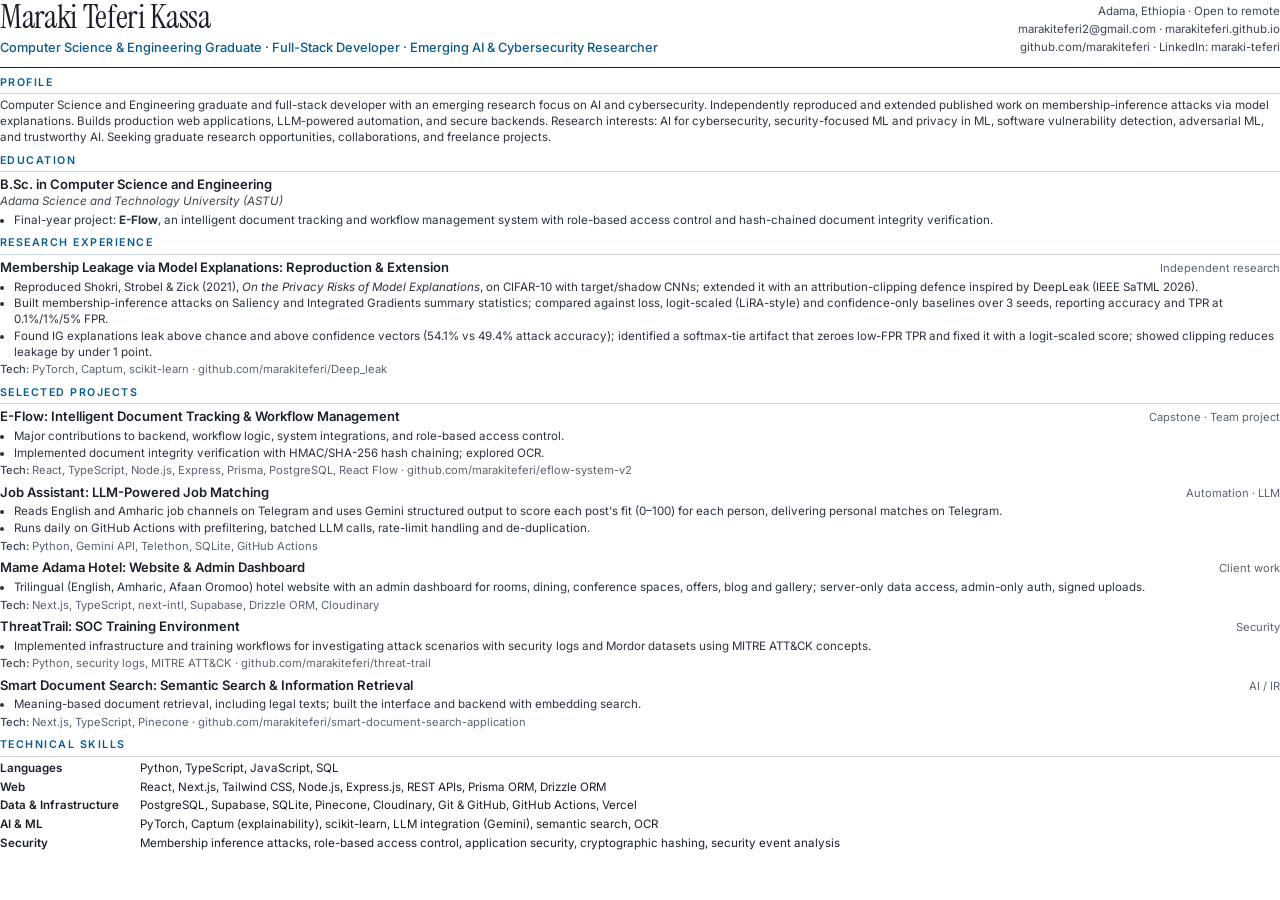
<file: cv/cv.html>
<!doctype html>
<html lang="en">
<head>
<meta charset="utf-8">
<title>Maraki Teferi Kassa · CV</title>
<link href="https://fonts.googleapis.com/css2?family=Instrument+Serif&family=Inter:wght@400;500;600&display=swap" rel="stylesheet">
<style>
  @page { size: A4; margin: 9mm 13mm; }
  * { box-sizing: border-box; margin: 0; padding: 0; }
  body { font-family: Inter, Arial, sans-serif; font-size: 8.7pt; line-height: 1.36; color: #1a1f2b; }
  a { color: inherit; text-decoration: none; }
  header { display: flex; justify-content: space-between; align-items: flex-end; gap: 16px; padding-bottom: 10px; border-bottom: 1.5px solid #1a1f2b; }
  h1 { font-family: "Instrument Serif", Georgia, serif; font-weight: 400; font-size: 25pt; line-height: 1; letter-spacing: -.01em; }
  .headline { margin-top: 6px; font-weight: 500; color: #0b5a8a; font-size: 9.6pt; }
  .contact { white-space: nowrap; text-align: right; font-size: 8.6pt; color: #3d4556; line-height: 1.6; }
  section { margin-top: 8px; }
  h2 { font-size: 8pt; font-weight: 600; text-transform: uppercase; letter-spacing: .14em; color: #0b5a8a; margin-bottom: 4px; padding-bottom: 3px; border-bottom: .6px solid #cfd5df; }
  p { color: #2b3242; }
  .row { display: flex; justify-content: space-between; gap: 12px; align-items: baseline; }
  .title { font-weight: 600; font-size: 9.8pt; }
  .meta { font-size: 8.4pt; color: #5a6274; white-space: nowrap; }
  .sub { font-style: italic; color: #3d4556; }
  ul { padding-left: 14px; margin-top: 3px; }
  li { margin-bottom: 1px; color: #2b3242; }
  .item { margin-bottom: 5px; break-inside: avoid; }
  .tech { font-size: 8.4pt; color: #5a6274; margin-top: 2px; }
  .tech b { font-weight: 500; color: #3d4556; }
  .skills { display: grid; grid-template-columns: 140px 1fr; row-gap: 3px; }
  .skills dt { font-weight: 600; }
  .interests { display: flex; flex-wrap: wrap; gap: 4px 6px; margin-top: 5px; }
  .interests span { border: .6px solid #cfd5df; border-radius: 10px; padding: 1px 8px; font-size: 8.4pt; }
</style>
</head>
<body>
  <header>
    <div>
      <h1>Maraki Teferi Kassa</h1>
      <p class="headline">Computer Science &amp; Engineering Graduate · Full-Stack Developer · Emerging AI &amp; Cybersecurity Researcher</p>
    </div>
    <div class="contact">
      Adama, Ethiopia · Open to remote<br>
      <a href="mailto:marakiteferi2@gmail.com">marakiteferi2@gmail.com</a> · <a href="https://marakiteferi.github.io">marakiteferi.github.io</a><br>
      <a href="https://github.com/marakiteferi">github.com/marakiteferi</a> · <a href="https://www.linkedin.com/in/maraki-teferi-4bb73a374/">LinkedIn: maraki-teferi</a>
    </div>
  </header>

  <section>
    <h2>Profile</h2>
    <p>Computer Science and Engineering graduate and full-stack developer with an emerging research focus on AI and cybersecurity. Independently reproduced and extended published work on membership-inference attacks via model explanations. Builds production web applications, LLM-powered automation, and secure backends. Research interests: AI for cybersecurity, security-focused ML and privacy in ML, software vulnerability detection, adversarial ML, and trustworthy AI. Seeking graduate research opportunities, collaborations, and freelance projects.</p>
  </section>

  <section>
    <h2>Education</h2>
    <div class="item">
      <div class="row"><span class="title">B.Sc. in Computer Science and Engineering</span></div>
      <p class="sub">Adama Science and Technology University (ASTU)</p>
      <ul><li>Final-year project: <b>E-Flow</b>, an intelligent document tracking and workflow management system with role-based access control and hash-chained document integrity verification.</li></ul>
    </div>
  </section>

  <section>
    <h2>Research Experience</h2>
    <div class="item">
      <div class="row"><span class="title">Membership Leakage via Model Explanations: Reproduction &amp; Extension</span><span class="meta">Independent research</span></div>
      <ul>
        <li>Reproduced Shokri, Strobel &amp; Zick (2021), <i>On the Privacy Risks of Model Explanations</i>, on CIFAR-10 with target/shadow CNNs; extended it with an attribution-clipping defence inspired by DeepLeak (IEEE SaTML 2026).</li>
        <li>Built membership-inference attacks on Saliency and Integrated Gradients summary statistics; compared against loss, logit-scaled (LiRA-style) and confidence-only baselines over 3 seeds, reporting accuracy and TPR at 0.1%/1%/5% FPR.</li>
        <li>Found IG explanations leak above chance and above confidence vectors (54.1% vs 49.4% attack accuracy); identified a softmax-tie artifact that zeroes low-FPR TPR and fixed it with a logit-scaled score; showed clipping reduces leakage by under 1 point.</li>
      </ul>
      <p class="tech"><b>Tech:</b> PyTorch, Captum, scikit-learn · github.com/marakiteferi/Deep_leak</p>
    </div>
  </section>

  <section>
    <h2>Selected Projects</h2>
    <div class="item">
      <div class="row"><span class="title">E-Flow: Intelligent Document Tracking &amp; Workflow Management</span><span class="meta">Capstone · Team project</span></div>
      <ul>
        <li>Major contributions to backend, workflow logic, system integrations, and role-based access control.</li>
        <li>Implemented document integrity verification with HMAC/SHA-256 hash chaining; explored OCR.</li>
      </ul>
      <p class="tech"><b>Tech:</b> React, TypeScript, Node.js, Express, Prisma, PostgreSQL, React Flow · github.com/marakiteferi/eflow-system-v2</p>
    </div>
    <div class="item">
      <div class="row"><span class="title">Job Assistant: LLM-Powered Job Matching</span><span class="meta">Automation · LLM</span></div>
      <ul>
        <li>Reads English and Amharic job channels on Telegram and uses Gemini structured output to score each post's fit (0–100) for each person, delivering personal matches on Telegram.</li>
        <li>Runs daily on GitHub Actions with prefiltering, batched LLM calls, rate-limit handling and de-duplication.</li>
      </ul>
      <p class="tech"><b>Tech:</b> Python, Gemini API, Telethon, SQLite, GitHub Actions</p>
    </div>
    <div class="item">
      <div class="row"><span class="title">Mame Adama Hotel: Website &amp; Admin Dashboard</span><span class="meta">Client work</span></div>
      <ul>
        <li>Trilingual (English, Amharic, Afaan Oromoo) hotel website with an admin dashboard for rooms, dining, conference spaces, offers, blog and gallery; server-only data access, admin-only auth, signed uploads.</li>
      </ul>
      <p class="tech"><b>Tech:</b> Next.js, TypeScript, next-intl, Supabase, Drizzle ORM, Cloudinary</p>
    </div>
    <div class="item">
      <div class="row"><span class="title">ThreatTrail: SOC Training Environment</span><span class="meta">Security</span></div>
      <ul>
        <li>Implemented infrastructure and training workflows for investigating attack scenarios with security logs and Mordor datasets using MITRE ATT&amp;CK concepts.</li>
      </ul>
      <p class="tech"><b>Tech:</b> Python, security logs, MITRE ATT&amp;CK · github.com/marakiteferi/threat-trail</p>
    </div>
    <div class="item">
      <div class="row"><span class="title">Smart Document Search: Semantic Search &amp; Information Retrieval</span><span class="meta">AI / IR</span></div>
      <ul>
        <li>Meaning-based document retrieval, including legal texts; built the interface and backend with embedding search.</li>
      </ul>
      <p class="tech"><b>Tech:</b> Next.js, TypeScript, Pinecone · github.com/marakiteferi/smart-document-search-application</p>
    </div>
  </section>

  <section>
    <h2>Technical Skills</h2>
    <dl class="skills">
      <dt>Languages</dt><dd>Python, TypeScript, JavaScript, SQL</dd>
      <dt>Web</dt><dd>React, Next.js, Tailwind CSS, Node.js, Express.js, REST APIs, Prisma ORM, Drizzle ORM</dd>
      <dt>Data &amp; Infrastructure</dt><dd>PostgreSQL, Supabase, SQLite, Pinecone, Cloudinary, Git &amp; GitHub, GitHub Actions, Vercel</dd>
      <dt>AI &amp; ML</dt><dd>PyTorch, Captum (explainability), scikit-learn, LLM integration (Gemini), semantic search, OCR</dd>
      <dt>Security</dt><dd>Membership inference attacks, role-based access control, application security, cryptographic hashing, security event analysis</dd>
    </dl>
  </section>
</body>
</html>
</file>
<file: style.css>
/* ========== Tokens ========== */
:root {
  --bg: #070a12;
  --bg-2: #0c1120;
  --surface: rgba(255,255,255,.035);
  --surface-2: rgba(255,255,255,.06);
  --border: rgba(255,255,255,.09);
  --text: #e8ecf4;
  --muted: #8b93a7;
  --dim: #5a6274;
  --a1: #38bdf8;   /* electric blue */
  --a2: #a78bfa;   /* violet */
  --a3: #5eead4;   /* cyan */
  --warn: #fbbf24;
  --bad: #f87171;
  --grid: rgba(148,163,184,.06);
  --glow: rgba(56,189,248,.18);
  --serif: "Instrument Serif", Georgia, serif;
  --sans: Inter, system-ui, -apple-system, sans-serif;
  --mono: "JetBrains Mono", ui-monospace, monospace;
  --gutter: clamp(16px, 5vw, 64px);
  color-scheme: dark;
}
:root[data-theme="light"] {
  --bg: #f7f7f4;
  --bg-2: #eeeee9;
  --surface: rgba(10,15,30,.025);
  --surface-2: rgba(10,15,30,.05);
  --border: rgba(10,15,30,.1);
  --text: #0d1220;
  --muted: #545c6e;
  --dim: #8a90a0;
  --a1: #0369a1;
  --a2: #6d28d9;
  --a3: #0f766e;
  --warn: #b45309;
  --bad: #b91c1c;
  --grid: rgba(15,23,42,.05);
  --glow: rgba(3,105,161,.12);
  color-scheme: light;
}

/* ========== Base ========== */
*, *::before, *::after { box-sizing: border-box; }
* { margin: 0; }
html { scroll-behavior: smooth; scroll-padding-top: 80px; }
body {
  font-family: var(--sans);
  background: var(--bg);
  color: var(--text);
  line-height: 1.65;
  font-size: 16px;
  -webkit-font-smoothing: antialiased;
  overflow-x: hidden;
}
body::before { /* fine grid */
  content: ""; position: fixed; inset: 0; z-index: -1; pointer-events: none;
  background-image:
    linear-gradient(var(--grid) 1px, transparent 1px),
    linear-gradient(90deg, var(--grid) 1px, transparent 1px);
  background-size: 56px 56px;
  mask-image: radial-gradient(ellipse at 50% 0%, #000 30%, transparent 85%);
}
a { color: inherit; text-decoration: none; }
em { font-family: var(--serif); font-style: italic; font-weight: 400; }
strong { font-weight: 600; }
.muted { color: var(--muted); }
::selection { background: var(--a1); color: var(--bg); }
:focus-visible { outline: 2px solid var(--a3); outline-offset: 3px; border-radius: 4px; }

.skip { position: absolute; left: -999px; top: 8px; z-index: 100; background: var(--a1); color: var(--bg); padding: 8px 14px; border-radius: 8px; }
.skip:focus { left: 8px; }

/* ========== Nav ========== */
.nav {
  position: fixed; inset: 0 0 auto; z-index: 50;
  display: flex; align-items: center; gap: 12px;
  padding: 14px var(--gutter);
  transition: background .3s, border-color .3s;
  border-bottom: 1px solid transparent;
}
.nav.scrolled {
  background: color-mix(in srgb, var(--bg) 72%, transparent);
  backdrop-filter: blur(14px) saturate(140%);
  -webkit-backdrop-filter: blur(14px) saturate(140%);
  border-bottom-color: var(--border);
}
.mark { display: flex; align-items: center; gap: 10px; font-weight: 500; font-size: .95rem; }
.mark-glyph {
  display: grid; place-items: center; width: 32px; height: 32px; border-radius: 9px;
  font-family: var(--serif); font-size: 1.25rem; color: var(--a3);
  border: 1px solid var(--border); background: var(--surface);
}
#menu { margin-left: auto; display: flex; align-items: center; gap: 4px; }
#menu a { font-size: .875rem; color: var(--muted); padding: 6px 12px; border-radius: 8px; transition: color .2s, background .2s; }
#menu a:hover, #menu a.active { color: var(--text); background: var(--surface-2); }
#menu a.nav-cta { color: var(--text); border: 1px solid var(--border); margin-left: 6px; }
.icon-btn {
  width: 38px; height: 38px; display: grid; place-items: center; flex: none;
  border: 1px solid var(--border); border-radius: 10px; background: var(--surface);
  color: var(--text); cursor: pointer;
}
.icon-btn svg { width: 18px; height: 18px; fill: none; stroke: currentColor; stroke-width: 1.8; stroke-linecap: round; }
.i-moon { display: none; }
:root[data-theme="light"] .i-sun { display: none; }
:root[data-theme="light"] .i-moon { display: block; }
.menu-btn { display: none; position: relative; }
.menu-btn span { position: absolute; width: 16px; height: 1.5px; background: currentColor; transition: transform .25s; }
.menu-btn span:first-child { transform: translateY(-3px); }
.menu-btn span:last-child { transform: translateY(3px); }
.menu-btn[aria-expanded="true"] span:first-child { transform: rotate(45deg); }
.menu-btn[aria-expanded="true"] span:last-child { transform: rotate(-45deg); }

@media (max-width: 860px) {
  .menu-btn { display: grid; }
  #theme-toggle { margin-left: auto; }
  #menu {
    position: fixed; inset: 66px 12px auto; flex-direction: column; align-items: stretch; gap: 2px;
    padding: 10px; border-radius: 16px; border: 1px solid var(--border);
    background: color-mix(in srgb, var(--bg) 92%, transparent);
    backdrop-filter: blur(16px); -webkit-backdrop-filter: blur(16px);
    opacity: 0; transform: translateY(-8px); pointer-events: none; transition: opacity .2s, transform .2s;
  }
  #menu.open { opacity: 1; transform: none; pointer-events: auto; }
  #menu a { padding: 12px 14px; font-size: 1rem; }
  #menu a.nav-cta { margin: 6px 0 0; text-align: center; }
}

/* ========== Hero ========== */
.hero {
  position: relative; min-height: 100svh; display: flex; align-items: center;
  padding: 120px var(--gutter) 80px; overflow: hidden;
}
.hero::after { /* glow */
  content: ""; position: absolute; width: 70vmax; height: 70vmax; right: -25vmax; top: -20vmax; z-index: -1;
  background: radial-gradient(circle, var(--glow), transparent 60%);
}
#net { position: absolute; inset: 0; width: 100%; height: 100%; z-index: -1; }
.hero-inner { max-width: 1100px; width: 100%; margin: 0 auto; }
.kicker { font-family: var(--mono); font-size: .78rem; color: var(--muted); letter-spacing: .02em; display: flex; align-items: center; gap: 10px; }
.dot { width: 8px; height: 8px; border-radius: 50%; background: var(--a3); box-shadow: 0 0 0 4px color-mix(in srgb, var(--a3) 20%, transparent); animation: pulse 2.4s infinite; }
@keyframes pulse { 50% { box-shadow: 0 0 0 8px transparent; } }
.name {
  font-family: var(--serif); font-weight: 400; letter-spacing: -.02em;
  font-size: clamp(3.4rem, 12vw, 9.5rem); line-height: .92; margin: 28px 0 32px;
}
.name em {
  background: linear-gradient(100deg, var(--a1), var(--a2) 55%, var(--a3));
  -webkit-background-clip: text; background-clip: text; color: transparent;
  padding-right: .08em;
}
.headline { font-size: clamp(.95rem, 1.6vw, 1.1rem); font-weight: 500; max-width: 760px; }
.headline span { color: var(--dim); margin: 0 .35em; }
.pitch { color: var(--muted); max-width: 560px; margin-top: 14px; font-size: 1.05rem; }
.actions { display: flex; flex-wrap: wrap; gap: 12px; margin-top: 40px; }
.btn {
  display: inline-flex; align-items: center; gap: 10px;
  padding: 13px 22px; border-radius: 12px; font-weight: 500; font-size: .95rem;
  border: 1px solid var(--border); background: var(--surface);
  backdrop-filter: blur(6px); transition: transform .2s, border-color .2s, box-shadow .2s;
}
.btn:hover { transform: translateY(-2px); border-color: color-mix(in srgb, var(--a1) 60%, var(--border)); }
.btn-primary {
  background: linear-gradient(110deg, var(--a1), var(--a2)); color: #fff; border-color: transparent;
  box-shadow: 0 10px 30px -10px var(--a1);
}
.btn-primary:hover { box-shadow: 0 14px 40px -10px var(--a2); }
.scroll-cue { position: absolute; bottom: 28px; left: 50%; width: 22px; height: 36px; border: 1.5px solid var(--border); border-radius: 12px; transform: translateX(-50%); }
.scroll-cue span { position: absolute; left: 50%; top: 7px; width: 3px; height: 7px; margin-left: -1.5px; border-radius: 2px; background: var(--muted); animation: cue 1.8s infinite; }
@media (max-width: 860px), (max-height: 760px) { .scroll-cue { display: none; } }
@keyframes cue { 0% { opacity: 0; transform: translateY(0); } 40% { opacity: 1; } 100% { opacity: 0; transform: translateY(12px); } }

/* ========== Sections ========== */
.section { max-width: 1100px; margin: 0 auto; padding: clamp(80px, 12vw, 140px) var(--gutter) 0; }
.section:last-of-type { padding-bottom: clamp(80px, 12vw, 140px); }
.label {
  display: flex; align-items: center; gap: 14px; margin-bottom: 36px;
  font-family: var(--mono); font-size: .78rem; text-transform: uppercase; letter-spacing: .14em; color: var(--muted);
}
.label span { color: var(--a3); }
.label::after { content: ""; flex: 1; height: 1px; background: linear-gradient(90deg, var(--border), transparent); }
.section-title { font-family: var(--serif); font-weight: 400; font-size: clamp(2rem, 5vw, 3.4rem); line-height: 1.08; letter-spacing: -.01em; max-width: 880px; }
.section-title em { color: var(--a3); }

/* About */
.about-grid { display: grid; gap: 40px; grid-template-columns: 1fr; }
.lead { font-family: var(--serif); font-size: clamp(1.6rem, 3.6vw, 2.4rem); line-height: 1.25; }
.lead strong { font-weight: 400; color: var(--a1); }
.lead em { color: var(--a2); }
.about-body p { color: var(--muted); margin-bottom: 1em; }
.facts { display: grid; grid-template-columns: repeat(2, 1fr); border: 1px solid var(--border); border-radius: 16px; overflow: hidden; }
.facts div { padding: 18px 20px; background: var(--surface); border-right: 1px solid var(--border); border-bottom: 1px solid var(--border); }
.facts div:nth-child(2n) { border-right: 0; }
.facts div:nth-last-child(-n+2) { border-bottom: 0; }
.facts dt { font-family: var(--mono); font-size: .7rem; text-transform: uppercase; letter-spacing: .12em; color: var(--dim); }
.facts dd { margin-top: 4px; font-weight: 500; }
@media (min-width: 900px) {
  .about-grid { grid-template-columns: 1.2fr 1fr; column-gap: 72px; }
  .lead { grid-column: 1 / -1; max-width: 900px; }
  .facts { grid-template-columns: 1fr 1fr; align-self: start; }
}

/* ========== Projects ========== */
#work .section-title { margin-bottom: 64px; }
.project {
  position: relative; display: grid; gap: 32px; align-items: center;
  padding: 28px; margin-bottom: 40px; border-radius: 24px;
  border: 1px solid var(--border); background: var(--surface);
  transition: border-color .3s, transform .3s;
  --pc: var(--a1);
}
.project::before { /* per-project glow */
  content: ""; position: absolute; inset: 0; border-radius: inherit; pointer-events: none; z-index: -1;
  background: radial-gradient(600px circle at var(--mx, 30%) var(--my, 30%), color-mix(in srgb, var(--pc) 14%, transparent), transparent 55%);
  opacity: .7; transition: opacity .3s;
}
.project:hover { border-color: color-mix(in srgb, var(--pc) 45%, var(--border)); }
.project:hover::before { opacity: 1; }
.p-eflow { --pc: var(--a1); }
.p-threat { --pc: var(--bad); }
.p-legal { --pc: var(--a2); }
.p-docs { --pc: var(--a3); }
@media (min-width: 900px) {
  .project { grid-template-columns: 1.05fr 1fr; gap: 56px; padding: 44px; }
  .project.flip .project-visual { order: 2; }
}
.project-visual {
  aspect-ratio: 4 / 3; border-radius: 16px; overflow: hidden; position: relative;
  border: 1px solid var(--border);
  background:
    radial-gradient(circle at 20% 10%, color-mix(in srgb, var(--pc) 18%, transparent), transparent 60%),
    var(--bg-2);
  display: grid; place-items: center;
}
.project-visual svg { width: 100%; height: 100%; }
.meta { flex-wrap: wrap; row-gap: 4px; font-family: var(--mono); font-size: .75rem; text-transform: uppercase; letter-spacing: .12em; color: var(--muted); display: flex; gap: 12px; align-items: center; }
.meta .num { color: var(--pc); }
.project h3 { font-family: var(--serif); font-weight: 400; font-size: clamp(2.2rem, 4.5vw, 3.2rem); line-height: 1; margin-top: 14px; }
.sub { color: var(--pc); font-weight: 500; margin: 8px 0 14px; }
.project-body > p:not(.meta):not(.sub) { color: var(--muted); }
.points { list-style: none; padding: 0; margin: 18px 0 20px; display: grid; gap: 8px; }
.points li { position: relative; padding-left: 22px; color: var(--muted); font-size: .94rem; }
.points li::before { content: ""; position: absolute; left: 2px; top: .7em; width: 10px; height: 1px; background: var(--pc); }
.tags { list-style: none; padding: 0; display: flex; flex-wrap: wrap; gap: 6px; }
.tags li {
  font-family: var(--mono); font-size: .72rem; padding: 4px 10px; border-radius: 999px;
  border: 1px solid var(--border); color: var(--text); background: var(--surface);
}
.links { display: flex; flex-wrap: wrap; gap: 18px; margin-top: 22px; align-items: center; font-weight: 500; font-size: .92rem; }
.links a { border-bottom: 1px solid color-mix(in srgb, var(--pc) 60%, transparent); padding-bottom: 2px; transition: color .2s; }
.links a:hover { color: var(--pc); }
.pending { font-family: var(--mono); font-size: .75rem; color: var(--dim); display: inline-flex; align-items: center; gap: 8px; }
.pending::before { content: ""; width: 6px; height: 6px; border-radius: 50%; border: 1px solid var(--dim); }

/* E-Flow visual */
.flow-nodes rect { fill: var(--bg); stroke: var(--border); stroke-width: 1.2; }
.flow-nodes rect.hot { stroke: var(--a1); fill: color-mix(in srgb, var(--a1) 12%, var(--bg)); }
.flow-text { fill: var(--text); }
.flow-edges path { stroke-dasharray: 5 5; animation: dash 1.6s linear infinite; }
@keyframes dash { to { stroke-dashoffset: -20; } }
.hash { fill: var(--a3); opacity: .8; }

/* ThreatTrail visual */
.term { width: 88%; border-radius: 12px; border: 1px solid var(--border); background: color-mix(in srgb, var(--bg) 85%, #000); overflow: hidden; box-shadow: 0 20px 50px -20px rgba(0,0,0,.6); }
.term-bar { display: flex; gap: 6px; align-items: center; padding: 10px 12px; border-bottom: 1px solid var(--border); }
.term-bar i { width: 9px; height: 9px; border-radius: 50%; background: var(--dim); opacity: .6; }
.term-bar span { margin-left: 8px; font-family: var(--mono); font-size: .68rem; color: var(--dim); }
.term pre { font-family: var(--mono); font-size: clamp(.5rem, 1.3vw, .7rem); line-height: 1.9; padding: 14px; color: #cbd5e1; overflow: hidden; white-space: pre; }
:root[data-theme="light"] .term pre { color: #1e293b; }
.t-dim { color: var(--dim); } .t-ok { color: var(--a3); } .t-warn { color: var(--warn); } .t-bad { color: var(--bad); font-weight: 500; }
.t-cur { color: var(--a3); animation: blink 1s steps(1) infinite; }
@keyframes blink { 50% { opacity: 0; } }

/* Legal visual */
.axes { stroke: var(--border); }
.cluster circle { fill: var(--muted); opacity: .55; }
.cluster.c2 circle { fill: var(--a2); opacity: .9; }
.query { fill: var(--a2); filter: drop-shadow(0 0 6px var(--a2)); }
.radius { fill: color-mix(in srgb, var(--a2) 8%, transparent); stroke: var(--a2); stroke-dasharray: 3 4; animation: breathe 3s ease-in-out infinite; transform-origin: 285px 150px; }
@keyframes breathe { 50% { transform: scale(1.12); } }
.qlabel { fill: var(--muted); }

/* Docs visual */
.stack { position: relative; width: 58%; aspect-ratio: 3 / 4; }
.doc { position: absolute; inset: 0; border-radius: 10px; border: 1px solid var(--border); background: var(--bg); }
.d3 { transform: rotate(-8deg) translate(-14px, 6px); opacity: .45; }
.d2 { transform: rotate(-4deg) translate(-6px, 2px); opacity: .7; }
.d1 { padding: 14% 12%; display: flex; flex-direction: column; gap: 9%; }
.ln { height: 5px; border-radius: 3px; background: var(--border); }
.ln.hl { background: color-mix(in srgb, var(--a3) 55%, transparent); }
.w40 { width: 40%; } .w60 { width: 60%; } .w70 { width: 70%; } .w80 { width: 80%; } .w85 { width: 85%; } .w90 { width: 90%; }
.lens {
  position: absolute; width: 44%; aspect-ratio: 1; right: -16%; bottom: 18%;
  border-radius: 50%; border: 2px solid var(--a3);
  background: color-mix(in srgb, var(--a3) 10%, transparent);
  backdrop-filter: blur(1px); animation: scan 5s ease-in-out infinite;
}
.lens::after { content: ""; position: absolute; width: 40%; height: 3px; background: var(--a3); right: -30%; bottom: -8%; transform: rotate(45deg); border-radius: 2px; }
@keyframes scan { 50% { transform: translate(-60%, -70%); } }

/* ========== Research ========== */
.research-head { display: grid; gap: 24px; margin-bottom: 48px; }
.research-head p { max-width: 640px; }
.interests { list-style: none; padding: 0; display: grid; grid-template-columns: 1fr; counter-reset: ri; border-top: 1px solid var(--border); }
.interests li {
  counter-increment: ri; display: flex; align-items: baseline; gap: 20px;
  padding: 20px 4px; border-bottom: 1px solid var(--border);
  font-size: clamp(1.1rem, 2.2vw, 1.4rem); transition: padding .3s, color .3s;
}
.interests li::before { content: counter(ri, decimal-leading-zero); font-family: var(--mono); font-size: .75rem; color: var(--a2); }
.interests li:hover { padding-left: 14px; color: var(--a3); }
@media (min-width: 760px) {
  .interests { grid-template-columns: 1fr 1fr; column-gap: 48px; }
}
.pubs { margin-top: 56px; display: grid; gap: 16px; }
@media (min-width: 760px) { .pubs { grid-template-columns: 1fr 1fr; } }
.pubs-col { padding: 28px; border-radius: 18px; border: 1px dashed var(--border); background: var(--surface); }
.pubs-col h3 { font-family: var(--mono); font-weight: 500; font-size: .8rem; text-transform: uppercase; letter-spacing: .12em; margin-bottom: 10px; color: var(--text); }

/* ========== Skills ========== */
.skills { display: grid; gap: 1px; background: var(--border); border: 1px solid var(--border); border-radius: 20px; overflow: hidden; }
@media (min-width: 640px) { .skills { grid-template-columns: 1fr 1fr; } }
@media (min-width: 1000px) { .skills { grid-template-columns: repeat(3, 1fr); } }
.skill-group { background: var(--bg); padding: 28px; transition: background .3s; }
.skill-group:hover { background: var(--bg-2); }
.skill-group h3 { font-family: var(--mono); font-weight: 500; font-size: .75rem; text-transform: uppercase; letter-spacing: .14em; color: var(--a1); margin-bottom: 12px; }
.skill-group p { font-size: 1rem; line-height: 1.8; }

/* ========== Education ========== */
.edu { display: grid; gap: 20px; padding: 36px; border-radius: 24px; border: 1px solid var(--border); background: linear-gradient(135deg, color-mix(in srgb, var(--a1) 8%, transparent), transparent 60%), var(--surface); }
@media (min-width: 760px) { .edu { grid-template-columns: 160px 1fr; gap: 40px; } }
.edu-years { font-family: var(--serif); font-size: 2.6rem; line-height: 1; color: var(--a1); }
.edu-main h3 { font-family: var(--serif); font-weight: 400; font-size: clamp(1.6rem, 3vw, 2.2rem); line-height: 1.15; }
.edu-school { color: var(--muted); margin-top: 8px; }
.edu-note { margin-top: 20px; padding-top: 20px; border-top: 1px solid var(--border); color: var(--muted); }
.edu-note span { display: block; font-family: var(--mono); font-size: .72rem; text-transform: uppercase; letter-spacing: .12em; color: var(--a3); margin-bottom: 6px; }

/* ========== Services ========== */
.services-head { display: grid; gap: 18px; margin-bottom: 48px; }
.services { list-style: none; padding: 0; display: grid; gap: 14px; }
@media (min-width: 640px) { .services { grid-template-columns: 1fr 1fr; } }
@media (min-width: 1000px) { .services { grid-template-columns: repeat(3, 1fr); } }
.services li { padding: 26px; border-radius: 18px; border: 1px solid var(--border); background: var(--surface); transition: transform .25s, border-color .25s; }
.services li:hover { transform: translateY(-4px); border-color: color-mix(in srgb, var(--a2) 50%, var(--border)); }
.s-num { font-family: var(--serif); font-style: italic; font-size: 1.4rem; color: var(--a2); }
.services h3 { font-size: 1.05rem; font-weight: 600; margin: 10px 0 6px; }
.services p { color: var(--muted); font-size: .93rem; }

/* ========== Contact ========== */
.contact { text-align: left; }
.contact-title { font-family: var(--serif); font-weight: 400; font-size: clamp(2.2rem, 6vw, 4.4rem); line-height: 1.05; margin-bottom: 20px; }
.contact-title em {
  background: linear-gradient(100deg, var(--a1), var(--a2) 60%, var(--a3));
  -webkit-background-clip: text; background-clip: text; color: transparent;
}
.email {
  display: inline-flex; gap: 12px; align-items: center; margin-top: 36px;
  font-size: clamp(1.15rem, 3.6vw, 2rem); font-weight: 500; word-break: break-all;
  border-bottom: 1px solid var(--border); padding-bottom: 8px; transition: border-color .2s, color .2s;
}
.email:hover { color: var(--a3); border-color: var(--a3); }
.socials { display: flex; flex-wrap: wrap; gap: 10px; margin-top: 32px; }
.socials a { padding: 10px 18px; border-radius: 999px; border: 1px solid var(--border); font-size: .9rem; transition: border-color .2s, background .2s; }
.socials a:hover { border-color: var(--a1); background: var(--surface-2); }

.footer {
  max-width: 1100px; margin: 0 auto; padding: 28px var(--gutter) 40px;
  display: flex; justify-content: space-between; flex-wrap: wrap; gap: 8px;
  border-top: 1px solid var(--border); font-family: var(--mono); font-size: .75rem; color: var(--dim);
}

/* ========== Reveal ========== */
.js .reveal { opacity: 0; transform: translateY(24px); transition: opacity .8s cubic-bezier(.2,.7,.2,1), transform .8s cubic-bezier(.2,.7,.2,1); }
.js .reveal.in { opacity: 1; transform: none; }

@media (prefers-reduced-motion: reduce) {
  html { scroll-behavior: auto; }
  *, *::before, *::after { animation: none !important; transition: none !important; }
  .js .reveal { opacity: 1; transform: none; }
}

/* ========== Research feature ========== */
.rfeature {
  --pc: var(--a2);
  margin-top: 56px; padding: 32px; border-radius: 24px; position: relative; overflow: hidden;
  border: 1px solid color-mix(in srgb, var(--a2) 35%, var(--border));
  background:
    radial-gradient(700px circle at 100% 0%, color-mix(in srgb, var(--a2) 14%, transparent), transparent 60%),
    radial-gradient(500px circle at 0% 100%, color-mix(in srgb, var(--a1) 10%, transparent), transparent 60%),
    var(--surface);
}
.rfeature h3 { font-family: var(--serif); font-weight: 400; font-size: clamp(1.9rem, 4vw, 2.8rem); line-height: 1.05; margin-top: 14px; }
.rfeature .sub { color: var(--a2); }
.rf-grid { display: grid; gap: 32px; margin-top: 8px; }
.rf-text > p { color: var(--muted); }
.rf-text em { color: var(--text); font-size: 1.08em; }
@media (min-width: 960px) { .rfeature { padding: 48px; } .rf-grid { grid-template-columns: 1.15fr 1fr; gap: 48px; } }
.rf-chart { align-self: start; padding: 24px; border-radius: 16px; border: 1px solid var(--border); background: var(--bg-2); }
.rf-chart figcaption { font-family: var(--mono); font-size: .7rem; text-transform: uppercase; letter-spacing: .12em; color: var(--muted); margin-bottom: 18px; }
.bars { position: relative; display: grid; gap: 14px; }
.bar { display: grid; grid-template-columns: 1fr; gap: 6px; font-size: .85rem; }
.b-label { color: var(--muted); }
.bar.hot .b-label { color: var(--text); }
.b-track { position: relative; height: 10px; border-radius: 6px; background: var(--surface-2); overflow: hidden; }
.b-fill { position: absolute; inset: 0 auto 0 0; width: calc((var(--v) - 40) / 30 * 100%); border-radius: 6px; background: var(--dim); }
.bar.hot .b-fill { background: linear-gradient(90deg, var(--a1), var(--a2)); }
.b-val { font-family: var(--mono); font-size: .78rem; color: var(--text); }
.bar { grid-template-columns: 1fr auto; }
.bar .b-track { grid-column: 1 / -1; grid-row: 2; }
.chance { position: absolute; top: 0; bottom: 0; left: calc(10 / 30 * 100%); border-left: 1px dashed var(--a3); pointer-events: none; }
.chance span { position: absolute; bottom: -22px; left: -28px; font-family: var(--mono); font-size: .65rem; color: var(--a3); white-space: nowrap; }
.rf-note { margin-top: 34px; font-size: .82rem; color: var(--muted); }

/* ========== Job Assistant visual ========== */
.p-job { --pc: var(--a3); }
.chat { width: 82%; display: flex; flex-direction: column; gap: 10px; font-size: clamp(.62rem, 1.3vw, .78rem); }
.msg { padding: 10px 12px; border-radius: 12px; border: 1px solid var(--border); background: var(--bg); max-width: 88%; line-height: 1.5; }
.msg .ch { display: block; font-family: var(--mono); font-size: .9em; color: var(--a1); margin-bottom: 2px; }
.msg.in { border-bottom-left-radius: 4px; }
.msg.out { align-self: flex-end; border-bottom-right-radius: 4px; border-color: color-mix(in srgb, var(--a3) 50%, var(--border)); background: color-mix(in srgb, var(--a3) 10%, var(--bg)); }
.msg.out b { display: block; color: var(--a3); font-weight: 600; margin-bottom: 2px; }
.ai { align-self: center; font-family: var(--mono); font-size: .9em; color: var(--muted); display: flex; align-items: center; gap: 8px; }
.ai span { padding: 2px 8px; border-radius: 999px; background: linear-gradient(110deg, var(--a1), var(--a2)); color: #fff; }

/* ========== Client work ========== */
.client { --pc: var(--a1); margin-top: 40px; display: grid; gap: 28px; padding: 32px; border-radius: 24px; border: 1px solid var(--border); background: var(--surface); }
@media (min-width: 860px) { .client { grid-template-columns: 220px 1fr; gap: 44px; padding: 40px; } }
.client-visual { display: flex; flex-wrap: wrap; align-content: center; justify-content: center; gap: 10px; min-height: 140px; border-radius: 16px; border: 1px solid var(--border); background: radial-gradient(circle at 30% 20%, color-mix(in srgb, var(--a1) 16%, transparent), transparent 65%), var(--bg-2); }
.client-visual span { font-family: var(--serif); font-size: 1.6rem; padding: 4px 14px; border-radius: 12px; border: 1px solid var(--border); background: var(--bg); }
.client-visual span:nth-child(2) { color: var(--a2); }
.client-visual span:nth-child(3) { color: var(--a3); }
.client h3 { font-family: var(--serif); font-weight: 400; font-size: clamp(1.8rem, 3.6vw, 2.4rem); margin: 10px 0 10px; line-height: 1.05; }
.client-body > p:not(.meta) { color: var(--muted); }
</file>
